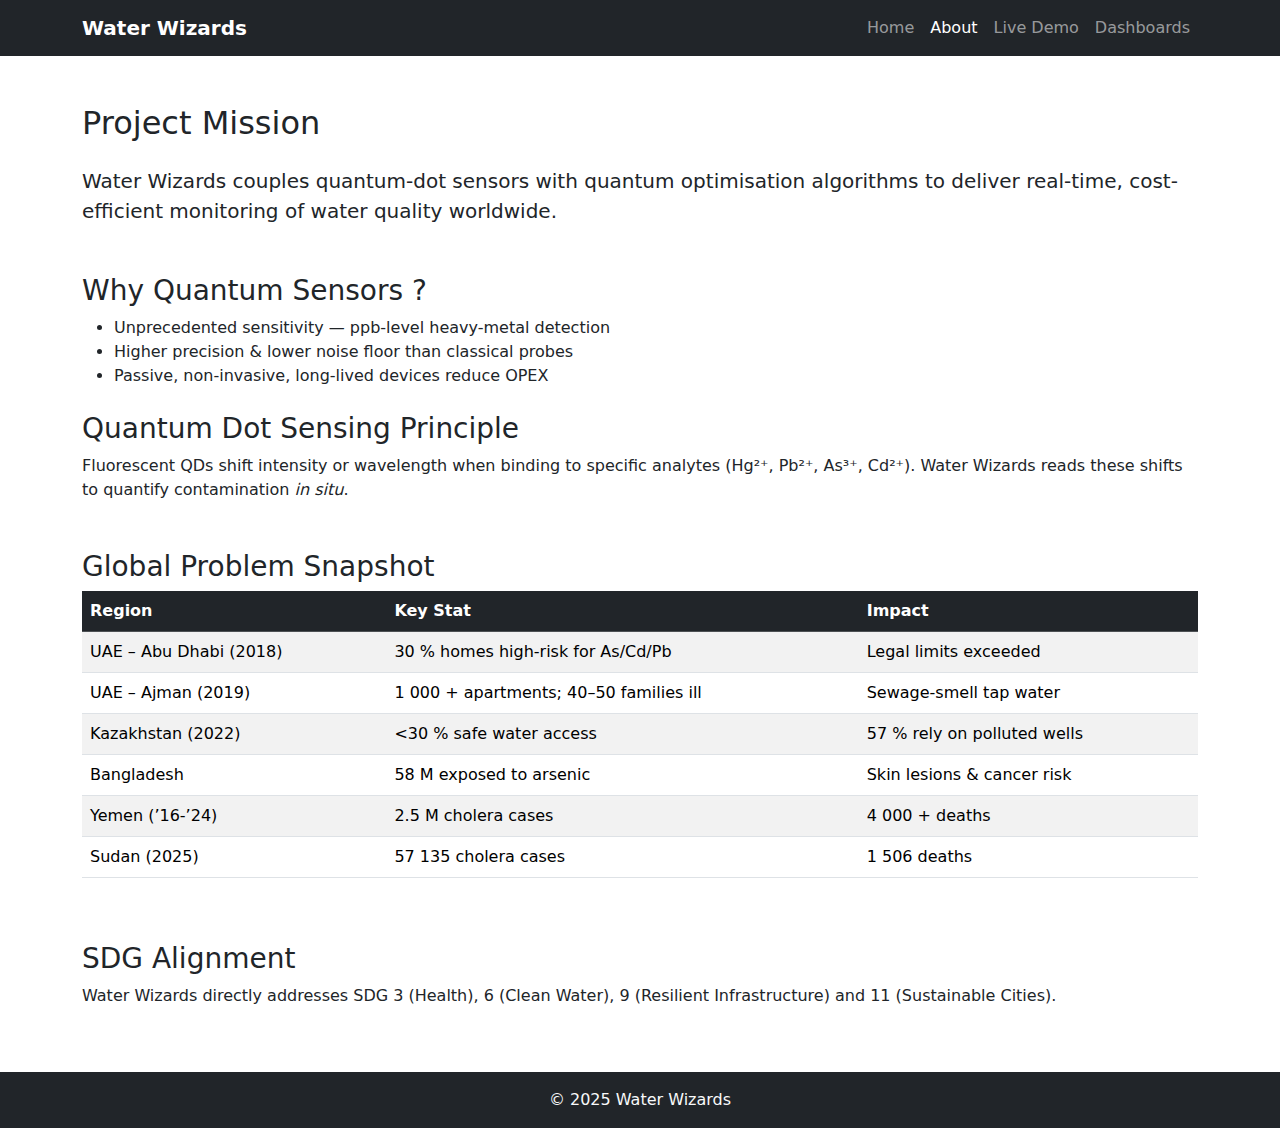
<file: hc/about.html>
<!DOCTYPE html>
<html lang="en">
<head>
  <meta charset="utf-8">
  <title>About • Water Wizards</title>
  <link href="https://cdn.jsdelivr.net/npm/bootstrap@5.3.3/dist/css/bootstrap.min.css" rel="stylesheet">
  <link href="style.css" rel="stylesheet">
</head>
<body>
  <!-- navbar reused -->
  <nav class="navbar navbar-expand-lg bg-dark navbar-dark">
    <div class="container">
      <a class="navbar-brand fw-bold" href="index.html">Water Wizards</a>
      <button class="navbar-toggler" data-bs-toggle="collapse" data-bs-target="#nav"><span class="navbar-toggler-icon"></span></button>
      <div class="collapse navbar-collapse" id="nav">
        <ul class="navbar-nav ms-auto">
          <li class="nav-item"><a class="nav-link" href="index.html">Home</a></li>
          <li class="nav-item"><a class="nav-link active" href="about.html">About</a></li>
          <li class="nav-item"><a class="nav-link" href="live-demo.html">Live Demo</a></li>
          <li class="nav-item"><a class="nav-link" href="dashboards.html">Dashboards</a></li>
        </ul>
      </div>
    </div>
  </nav>

  <main class="container py-5">
    <h2 class="mb-4">Project Mission</h2>
    <p class="lead">Water Wizards couples quantum-dot sensors with quantum optimisation algorithms to deliver real-time, cost-efficient monitoring of water quality worldwide.</p>

    <h3 class="mt-5">Why Quantum Sensors ?</h3>
    <ul>
      <li>Unprecedented sensitivity — ppb-level heavy-metal detection</li>
      <li>Higher precision & lower noise floor than classical probes</li>
      <li>Passive, non-invasive, long-lived devices reduce OPEX</li>
    </ul>

    <h3 class="mt-4">Quantum Dot Sensing Principle</h3>
    <p>Fluorescent QDs shift intensity or wavelength when binding to specific analytes (Hg²⁺, Pb²⁺, As³⁺, Cd²⁺). Water Wizards reads these shifts to quantify contamination <em>in situ</em>.</p>

    <h3 class="mt-5">Global Problem Snapshot</h3>
    <div class="table-responsive">
      <table class="table table-striped">
        <thead class="table-dark"><tr><th>Region</th><th>Key Stat</th><th>Impact</th></tr></thead>
        <tbody>
          <tr><td>UAE – Abu Dhabi (2018)</td><td>30 % homes high-risk for As/Cd/Pb</td><td>Legal limits exceeded</td></tr>
          <tr><td>UAE – Ajman (2019)</td><td>1 000 + apartments; 40–50 families ill</td><td>Sewage-smell tap water</td></tr>
          <tr><td>Kazakhstan (2022)</td><td>&lt;30 % safe water access</td><td>57 % rely on polluted wells</td></tr>
          <tr><td>Bangladesh</td><td>58 M exposed to arsenic</td><td>Skin lesions & cancer risk</td></tr>
          <tr><td>Yemen (’16-’24)</td><td>2.5 M cholera cases</td><td>4 000 + deaths</td></tr>
          <tr><td>Sudan (2025)</td><td>57 135 cholera cases</td><td>1 506 deaths</td></tr>
        </tbody>
      </table>
    </div>

    <h3 class="mt-5">SDG Alignment</h3>
    <p>Water Wizards directly addresses SDG 3 (Health), 6 (Clean Water), 9 (Resilient Infrastructure) and 11 (Sustainable Cities).</p>
  </main>

  <footer class="bg-dark text-light text-center py-3">© 2025 Water Wizards</footer>
  <script src="https://cdn.jsdelivr.net/npm/bootstrap@5.3.3/dist/js/bootstrap.bundle.min.js"></script>
</body>
</html>
</file>
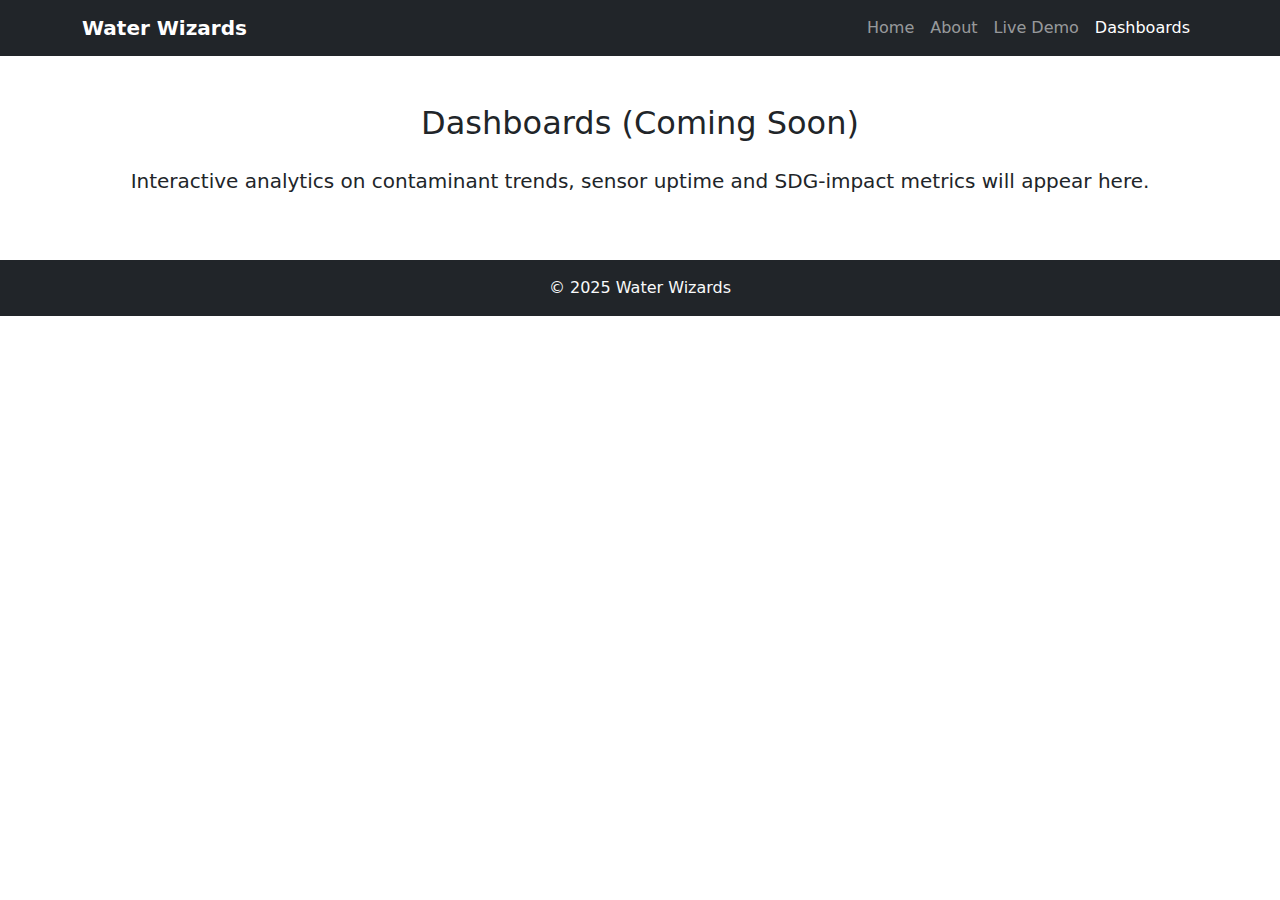
<file: hc/dashboards.html>
<!DOCTYPE html>
<html lang="en">
<head>
  <meta charset="utf-8">
  <title>Dashboards • Water Wizards</title>
  <link href="https://cdn.jsdelivr.net/npm/bootstrap@5.3.3/dist/css/bootstrap.min.css" rel="stylesheet">
  <link href="style.css" rel="stylesheet">
</head>
<body>
  <nav class="navbar navbar-expand-lg bg-dark navbar-dark">
    <div class="container">
      <a class="navbar-brand fw-bold" href="index.html">Water Wizards</a>
      <button class="navbar-toggler" data-bs-toggle="collapse" data-bs-target="#nav"><span class="navbar-toggler-icon"></span></button>
      <div class="collapse navbar-collapse" id="nav">
        <ul class="navbar-nav ms-auto">
          <li class="nav-item"><a class="nav-link" href="index.html">Home</a></li>
          <li class="nav-item"><a class="nav-link" href="about.html">About</a></li>
          <li class="nav-item"><a class="nav-link" href="live-demo.html">Live Demo</a></li>
          <li class="nav-item"><a class="nav-link active" href="dashboards.html">Dashboards</a></li>
        </ul>
      </div>
    </div>
  </nav>

  <main class="container py-5 text-center">
    <h2 class="mb-4">Dashboards (Coming Soon)</h2>
    <p class="lead">Interactive analytics on contaminant trends, sensor uptime and SDG-impact metrics will appear here.</p>
  </main>

  <footer class="bg-dark text-light text-center py-3">© 2025 Water Wizards</footer>
  <script src="https://cdn.jsdelivr.net/npm/bootstrap@5.3.3/dist/js/bootstrap.bundle.min.js"></script>
</body>
</html>
</file>
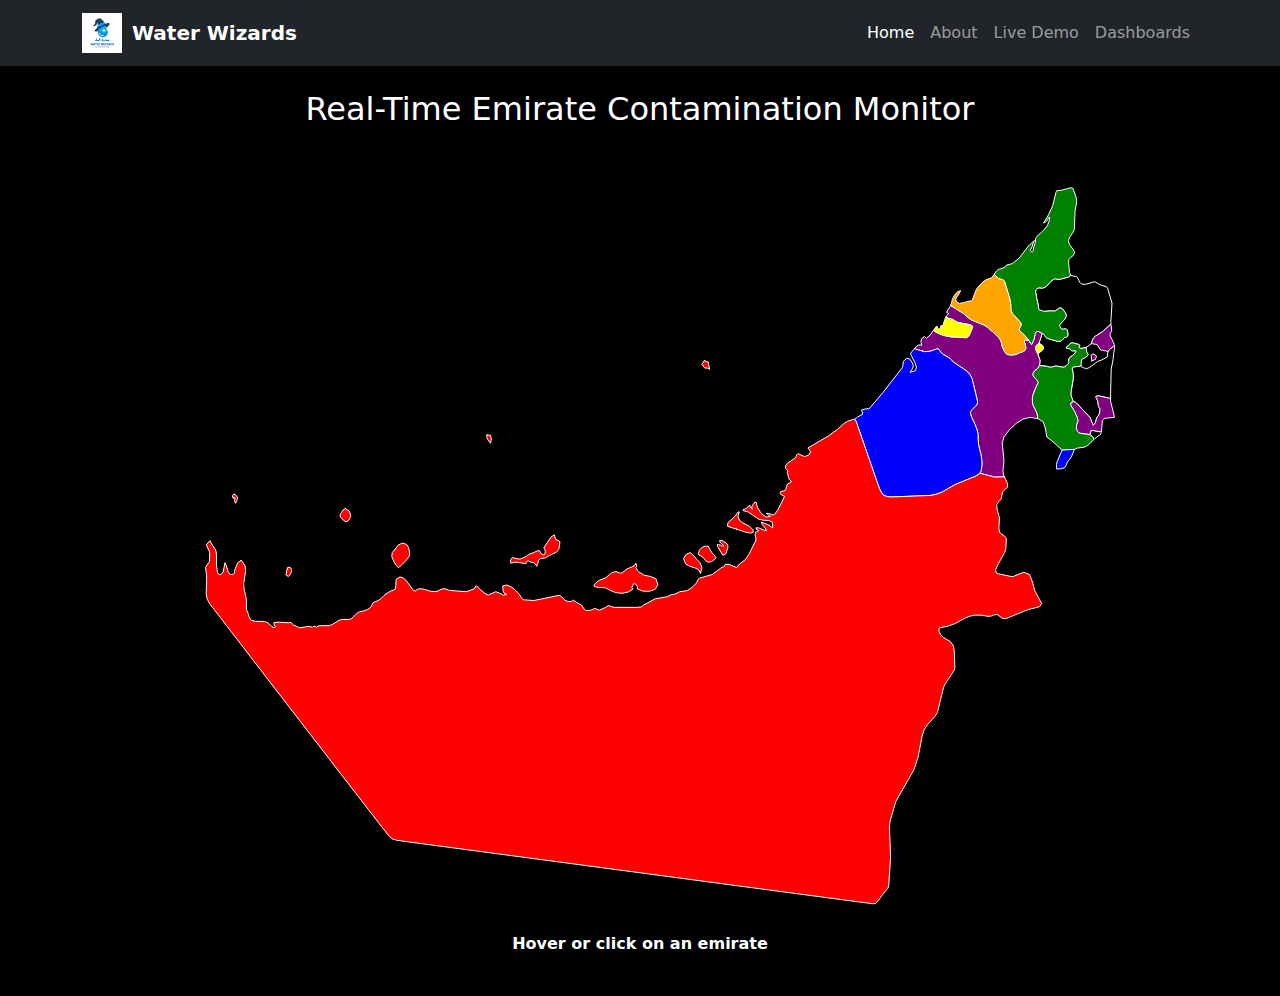
<file: hc/live-demo.html>
<!DOCTYPE html>
<html lang="en">
<head>
  <meta charset="utf-8">
  <title>Live Demo • Water Wizards</title>

  <!-- Bootstrap + D3 -->
  <link  href="https://cdn.jsdelivr.net/npm/bootstrap@5.3.3/dist/css/bootstrap.min.css" rel="stylesheet">
  <script src="https://d3js.org/d3.v7.min.js"></script>

  <style>
    /* Dark theme */
    body{background:#000;color:#fff}  h2,h5{color:#fff}

    /* Map + hover label */
    #map-container{max-width:960px;position:relative}
    #uae-map{width:100%;height:auto}
    #label-overlay{position:absolute;display:none;background:rgba(0,0,0,.8);color:#fff;
      padding:4px 8px;border-radius:4px;font-size:.85rem;pointer-events:none;z-index:10}

    /* Modal & SVG */
    #water-network{width:100%;height:70vh}
    .legend{background:#111;color:#eee;font-size:.8rem;display:flex;gap:14px;flex-wrap:wrap;
            padding:6px 10px;border-top:1px solid #333}
    .box{width:14px;height:14px;border-radius:2px;margin-right:6px}
    .node-label{font:11px sans-serif;pointer-events:none;fill:#eee;
                paint-order:stroke;stroke:#000;stroke-width:3px;stroke-opacity:.35}
  </style>
</head>
<body>
  <!-- NAVBAR -->
  <nav class="navbar navbar-expand-lg bg-dark navbar-dark">
    <div class="container">
      <a class="navbar-brand fw-bold d-flex align-items-center" href="index.html">
        <img src="Images/logo.jpeg" alt="Logo" style="height: 40px; width: auto; margin-right: 10px;">
        Water Wizards
      </a>
      <button class="navbar-toggler" data-bs-toggle="collapse" data-bs-target="#nav"><span class="navbar-toggler-icon"></span></button>
      <div class="collapse navbar-collapse" id="nav">
        <ul class="navbar-nav ms-auto">
          <li class="nav-item"><a class="nav-link active" href="index.html">Home</a></li>
          <li class="nav-item"><a class="nav-link"          href="about.html">About</a></li>
          <li class="nav-item"><a class="nav-link"          href="live-demo.html">Live Demo</a></li>
          <li class="nav-item"><a class="nav-link"          href="dashboards.html">Dashboards</a></li>
        </ul>
      </div>
    </div>
  </nav>

  <!-- MAP -->
  <main class="container py-4 text-center">
    <h2 class="mb-4">Real-Time Emirate Contamination Monitor</h2>
    <div id="map-container" class="mx-auto">
      <object id="uae-map" type="image/svg+xml" data="ae.svg"></object>
      <div id="label-overlay"></div>
    </div>
    <p id="info" class="fw-bold mt-3">Hover or click on an emirate</p>
  </main>

  <!-- MODAL -->
  <div class="modal fade" id="networkModal" tabindex="-1">
    <div class="modal-dialog modal-xl modal-dialog-scrollable">
      <div class="modal-content bg-dark text-light border-0">
        <div class="modal-header border-0">
          <h5 class="modal-title" id="networkModalLabel">Water Network</h5>
          <button class="btn-close btn-close-white" data-bs-dismiss="modal"></button>
        </div>

        <div class="modal-body p-0">
          <svg id="water-network"></svg>
          <div class="legend">
            <div><span class="box" style="background:#4682B4"></span>Desalination</div>
            <div><span class="box" style="background:#6B8E23"></span>Storage</div>
            <div><span class="box" style="background:#CD853F"></span>Distribution</div>
            <div><span class="box" style="background:#20B2AA"></span>Freshwater</div>
            <div><span class="box" style="background:#8A2BE2"></span>Industrial</div>
          </div>
        </div>

        <div class="modal-footer border-0">
          <button id="run-btn" class="btn btn-primary btn-sm">
            Run (highlight sensor nodes)
          </button>
        </div>
      </div>
    </div>
  </div>

  <!-- LIBS & DATA -->
  <script src="https://cdn.jsdelivr.net/npm/bootstrap@5.3.3/dist/js/bootstrap.bundle.min.js"></script>
  <script src="mapdata.js"></script>
  <script src="network-data.js"></script>   <!-- your emirate networks -->
  <script src="map-interaction.js"></script>
</body>
</html>
</file>
<file: hc/style.css>
/* ---------- HERO ---------- */
#home-hero{
  background:
    linear-gradient(to bottom,rgba(0,0,0,.55),rgba(0,0,0,.55)),
    url("Images/image1.png") center/cover fixed;
}
.arrow-btn{
  display:block;
  margin:1rem auto 0;
  background:none;
  border:none;
  font-size:2.2rem;
  color:#fff;
}
@keyframes bounce{0%,20%,50%,80%,100%{transform:translateY(0)}40%{transform:translateY(8px)}60%{transform:translateY(4px)}}
.bounce{animation:bounce 1.8s infinite}

/* ---------- SHOWCASE PANELS ---------- */
.showcase{
  min-height:90vh;
  position:relative;
  background-size:cover;
  background-position:center;
}
.showcase .overlay{
  position:absolute; inset:0;
  /* background:rgba(0,0,0,.45);  */
  /* background: rgba(0, 0, 0, 0.65); */
  /* background: rgba(0, 0, 0, 0.45); */
  padding:3rem;
}

#quantum-sensing .overlay {
  background: rgba(0, 0, 0, 0.65); /* This ONLY affects the quantum-sensing section */
}

/* Panel-specific backgrounds */
#quantum-sensing{background-image:url("Images/quantum.png")}
#qaoa{background:#001d3d}        /* fallback under particles */
#sdgs{background:url("Images/sdgs.png") center/cover}

/* Blend text for QAOA */
.qaoa-blend{color:#b6ecff; font-weight:500}

/* SDG icons row */
.sdg-row{display:flex; gap:1.5rem; justify-content:center; flex-wrap:wrap}
.sdg{width:120px; filter:grayscale(100%); transition:.3s}
.sdg:hover{transform:scale(1.1) rotate(-2deg); filter:grayscale(0)}

/* ---------- MAP PAGE STYLES (unchanged) ---------- */
#map-container object{width:100%; min-height:500px; border:1px solid #ddd}
#label-overlay{
  position:absolute; background:rgba(255,255,255,.95); padding:4px 10px; border-radius:6px;
  pointer-events:none; font-weight:600; font-size:.9rem; display:none;
  box-shadow:0 1px 4px rgba(0,0,0,.25); z-index:10;
}

/* shared hero background for index */
.hero {background-image: linear-gradient(135deg,#0072ff,#00c6ff);}

#map-container object{
  width:100%;  /* keep SVG responsive */
  min-height:500px;
  border:1px solid #ddd
}
#label-overlay{
  position:absolute;background:rgba(255,255,255,.95);padding:4px 10px;border-radius:6px;
  pointer-events:none;font-weight:600;font-size:.9rem;display:none;box-shadow:0 1px 4px rgba(0,0,0,.25);z-index:10}

  .card-hover {
    transition: transform 0.3s ease, box-shadow 0.3s ease;
    text-align: center;
    padding: 10px;
    border-radius: 10px;
  }

  .card-hover:hover {
    transform: scale(1.05);
    box-shadow: 0 8px 16px rgba(0,0,0,0.2);
  }
  .card-hover {
    transform: scale(1);
    transition: transform 0.4s ease, opacity 0.8s ease;
    opacity: 0;
  }

  .card-hover:hover {
    transform: scale(1.05);
    box-shadow: 0 8px 16px rgba(0, 0, 0, 0.2);
  }

  /* Fade In on Load */
  .card-hover.show {
    opacity: 1;
    transform: scale(1);
  }*

  /* Bouton clair (primary) */
  .custom-btn-primary {
    color: #05445E;
    font-weight: bold;
    transition: all 0.3s ease;
    border-radius: 50px;
    padding: 10px 30px;
  }

  .custom-btn-primary:hover {
    background-color: #189AB4;
    color: white;
  }

  /* Bouton transparent bordé (secondary) */
  .custom-btn-secondary {
    font-weight: bold;
    transition: all 0.3s ease;
    border-radius: 50px;
    padding: 10px 30px;
  }

  .custom-btn-secondary:hover {
    background-color: white;
    color: #05445E;
  }
</file>
